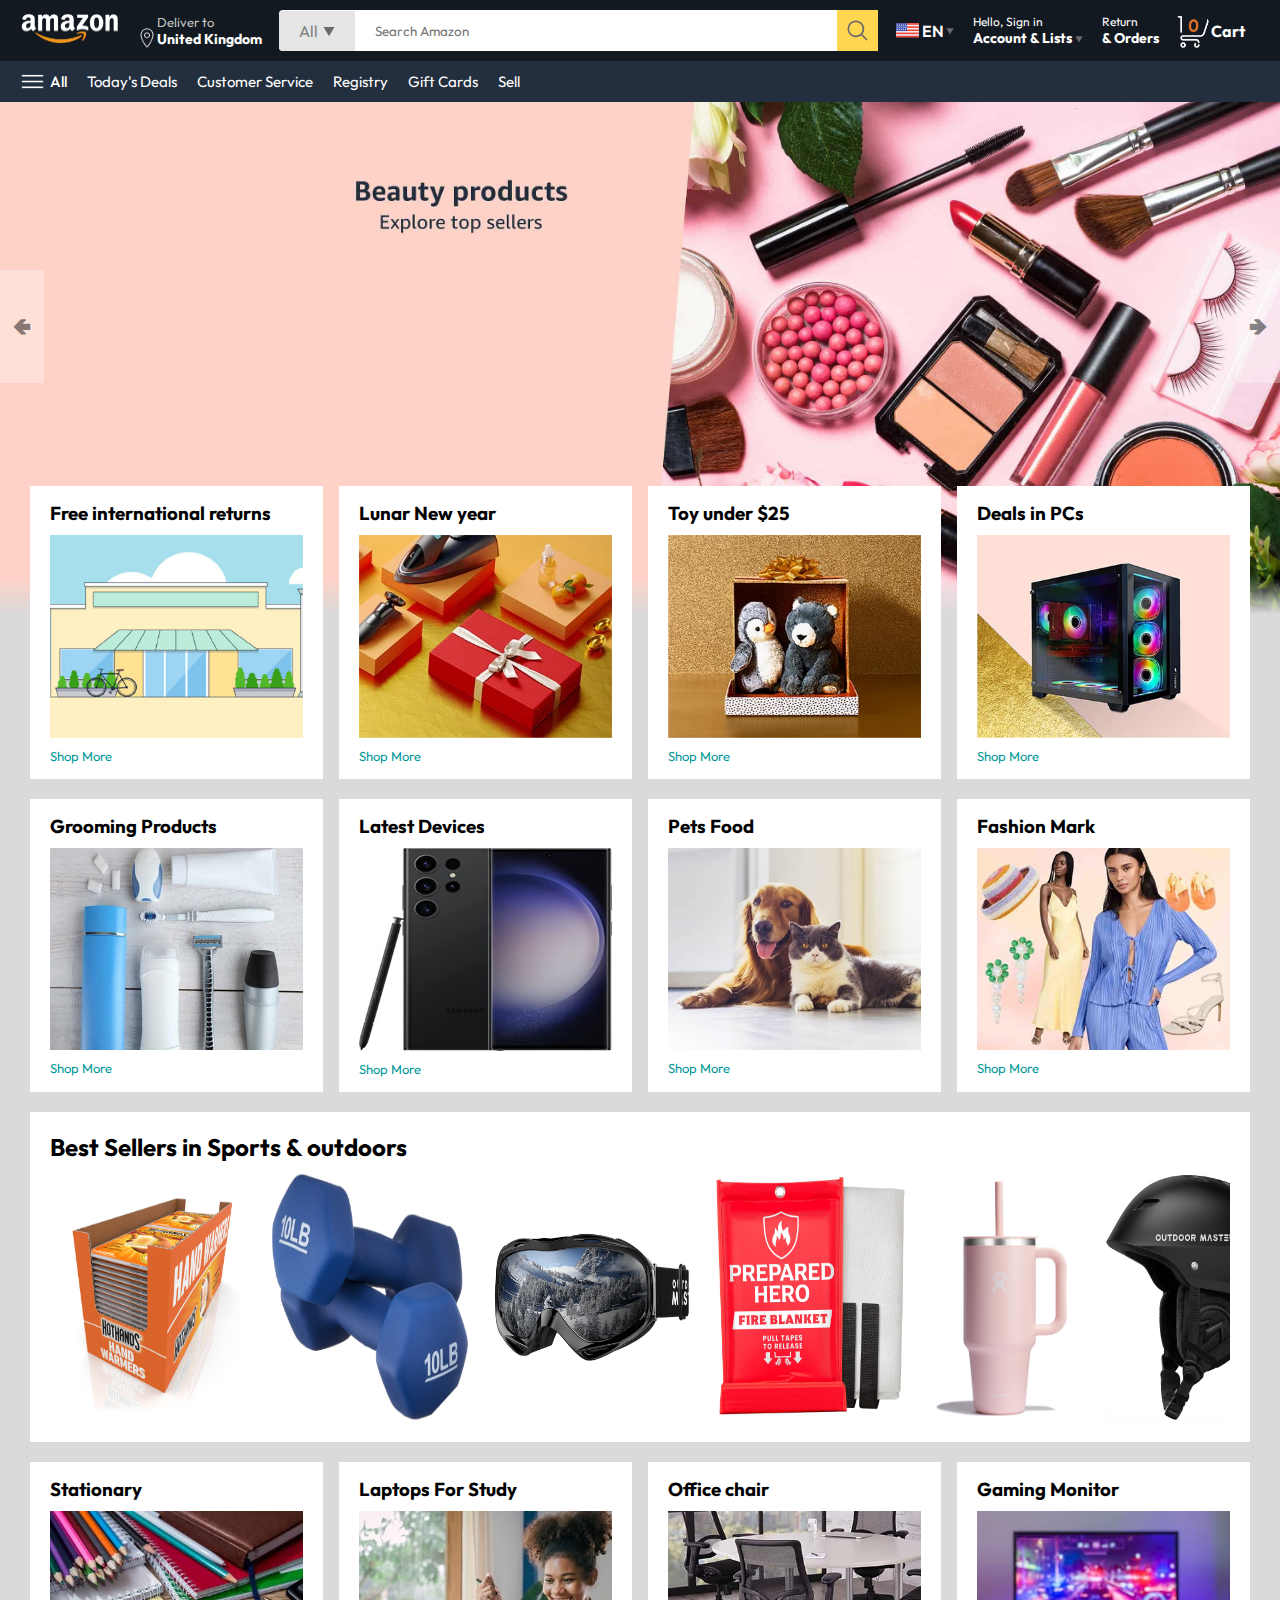
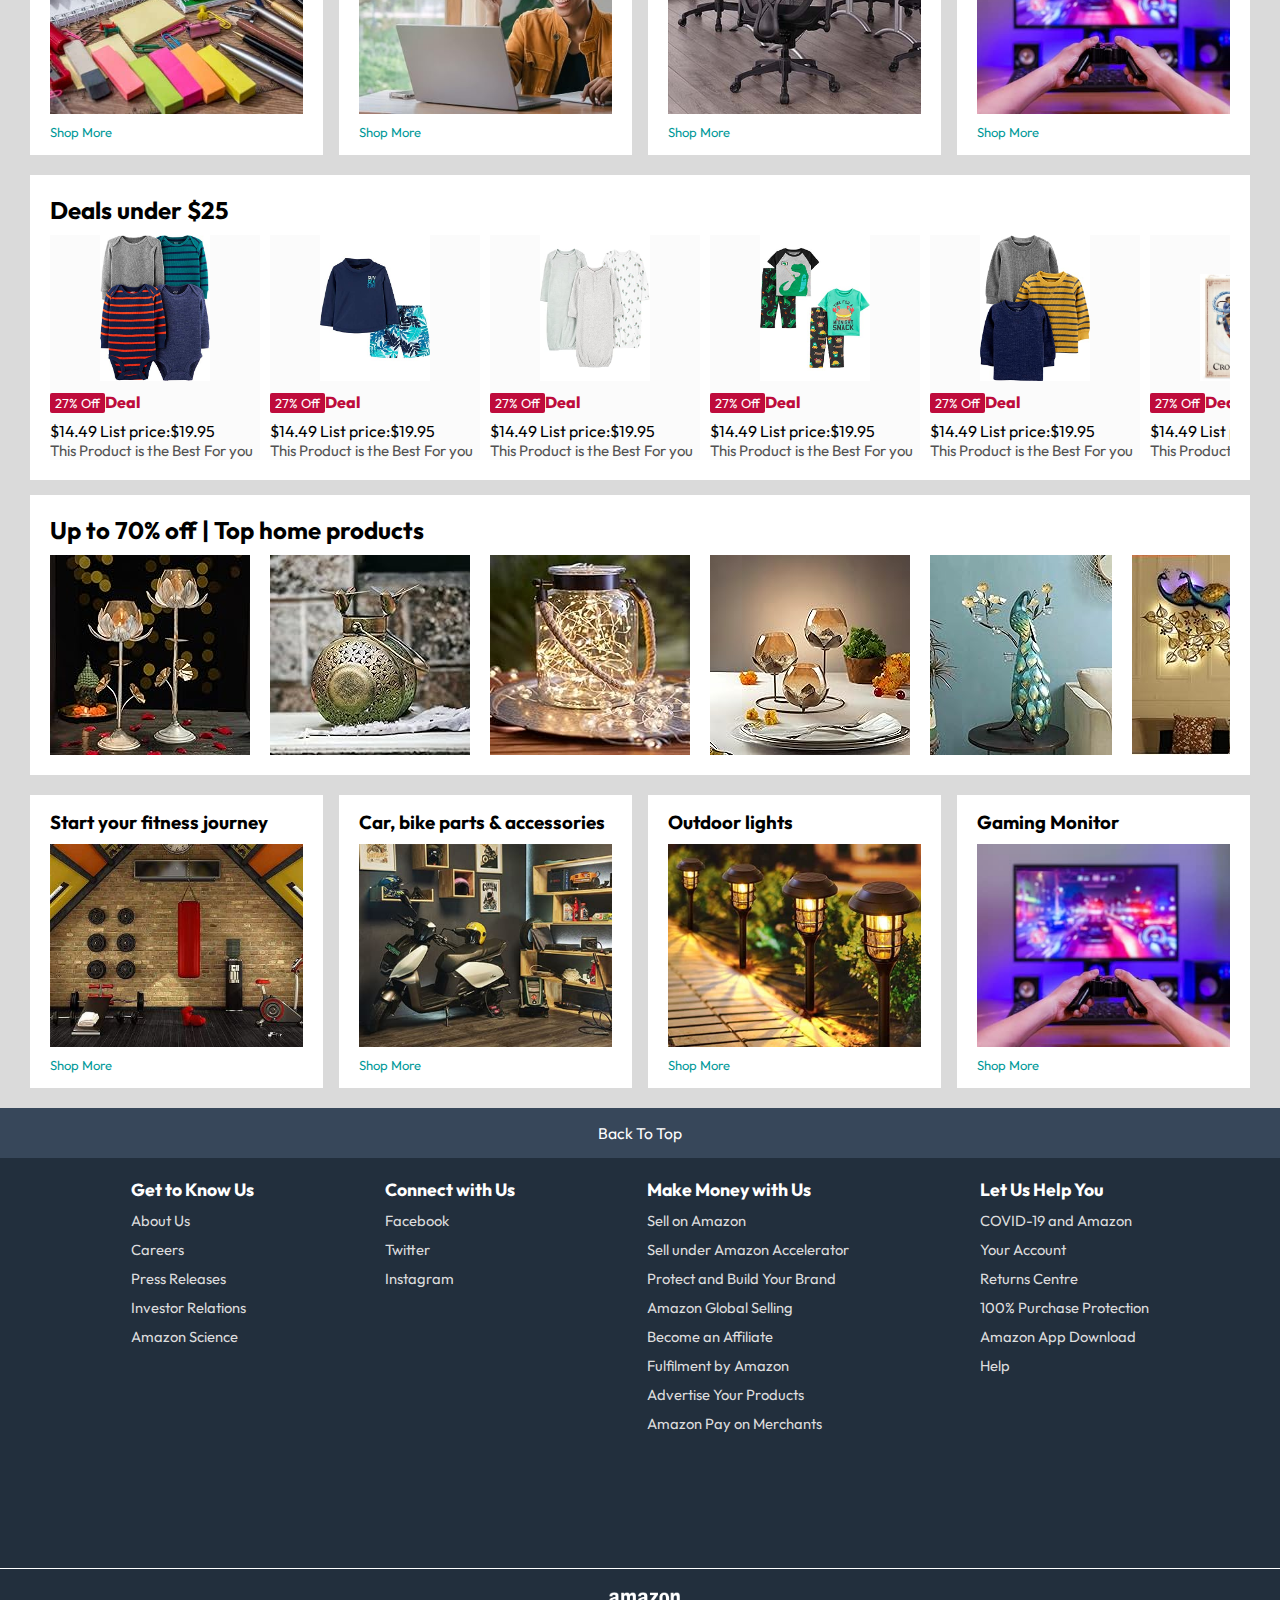
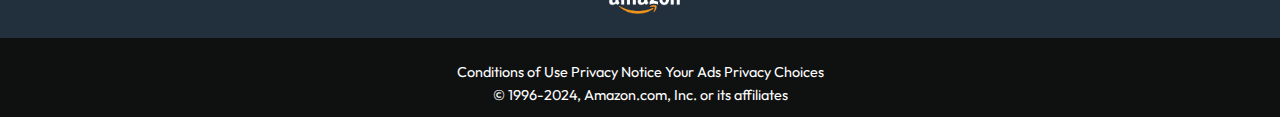
<file: index.html>
<!DOCTYPE html>
<html lang="en">
<head>
    <meta charset="UTF-8">
    <meta name="viewport" content="width=device-width, initial-scale=1.0">
    <title>Amazon Clone</title>
<link rel="stylesheet" href="style.css">

</head>
<body>
    <nav>
   <a href="/" ><img src="./assets/amazon_logo.png" width="100" alt=""></a>
   <div class="nav-country border">
    <img src="./assets/location_icon.png" height="20" alt="">
    <div >
        <p>Deliver to</p>
        <h1>United Kingdom</h1>
    </div>
   </div>
   <div class="nav-search">
    <div class="nav-search-category">
        <p>All</p>
        <img src="/assets/dropdown_icon.png" height="12" alt="">
    </div>
    <input type="text" class="nav-search-input" placeholder="Search Amazon">
    <img src="assets/search_icon.png" class="nav-search-icon" alt="">
   </div>
   <div class="nav-language border">
    <img src="./assets/us_flag.png" width="25px" alt="">
    <p>EN</p>
    <img src="assets/dropdown_icon.png" width="8px" alt="">
   </div>
   <div class="nav-text border">
    <p><a href="/signin.html">Hello, Sign in</a></p>
    <h1>Account & Lists <img src="assets/dropdown_icon.png" width="8px" alt=""> </h1>
   </div>
   <div class="nav-text border">
    <p>Return</p>
    <h1> & Orders </h1>
   </div>
   <a href="/signin.html" class="mobile-user-icon" style="display: none;">
    <img src="./assets/user.png" alt="">
   </a>
   <a href="" class="nav-cart">
    <img src="assets/cart_icon.png" width="35px" alt="">
    <h4>Cart</h4>
   </a>
    </nav>


    <div class="nav-bottom">
        <div>
            <img src="assets/menu_icon.png" width="25px" alt="">
            <p>All</p>
        </div>
        <p>Today's Deals</p>
        <p>Customer Service</p>
        <p>Registry</p>
        <p>Gift Cards</p>
        <p>Sell</p>
    </div>


    <div class="header-slider">
        <a href="#" class="control_prev">&#129144</a>
        <a href="#" class="control_next">&#129146</a>
       <ul>
        <img src="assets/header5.jpg" class="header-img" alt="">
        <img src="assets/header2.jpg" class="header-img" alt="">
        <img src="assets/header3.jpg" class="header-img" alt="">
        <img src="assets/header4.jpg" class="header-img" alt="">
        <img src="assets/header1.jpg" class="header-img" alt="">
        <img src="assets/header6.jpg" class="header-img" alt="">
       </ul> 

      
    </div>
   



    <div class="box-row header-box">
        <div class="box-col">
            <h3>Free international returns </h3>
            <img src="assets/box1-1.jpg" alt="">
            <a href="/">Shop More</a>
        </div>
        <div class="box-col">
            <h3>Lunar New year </h3>
            <img src="assets/box1-2.jpg" alt="">
            <a href="/">Shop More</a>
        </div>
        <div class="box-col">
            <h3>Toy under $25</h3>
            <img src="assets/box1-3.jpg" alt="">
            <a href="/">Shop More</a>
        </div>
        <div class="box-col">
            <h3>Deals in PCs </h3>
            <img src="assets/box1-4.jpg" alt="">
            <a href="/">Shop More</a>
        </div>
    </div>
    

    
    <div class="box-row ">
        <div class="box-col">
            <h3>Grooming Products </h3>
            <img src="assets/box2-1.jpg" alt="">
            <a href="/">Shop More</a>
        </div>
        <div class="box-col">
            <h3>Latest Devices </h3>
            <img src="assets/box2-2.jpg" alt="">
            <a href="/">Shop More</a>
        </div>
        <div class="box-col">
            <h3>Pets Food</h3>
            <img src="assets/box2-3.jpg" alt="">
            <a href="/">Shop More</a>
        </div>
        <div class="box-col">
            <h3>Fashion Mark</h3>
            <img src="assets/box2-4.jpg" alt="">
            <a href="/">Shop More</a>
        </div>
    </div>

    
     <div class="product-slider">
        <h2>Best Sellers in Sports & outdoors</h2>
        <div class="products">
            <img src="assets/product1-1.jpg" alt="">
            <img src="assets/product1-2.jpg" alt="">
            <img src="assets/product1-3.jpg" alt="">
            <img src="assets/product1-4.jpg" alt="">
            <img src="assets/product1-5.jpg" alt="">
            <img src="assets/product1-6.jpg" alt="">
            <img src="assets/product1-7.jpg" alt="">
            <img src="assets/product1-8.jpg" alt="">
            <img src="assets/product1-9.jpg" alt="">
            <img src="assets/product1-10.jpg" alt="">
        </div>
     </div>
     
     <div class="box-row ">
        <div class="box-col">
            <h3>Stationary </h3>
            <img src="assets/box3-1.jpg" alt="">
            <a href="/">Shop More</a>
        </div>
        <div class="box-col">
            <h3>Laptops For Study</h3>
            <img src="assets/box3-2.jpg" alt="">
            <a href="/">Shop More</a>
        </div>
        <div class="box-col">
            <h3>Office chair</h3>
            <img src="assets/box3-3.jpg" alt="">
            <a href="/">Shop More</a>
        </div>
        <div class="box-col">
            <h3>Gaming Monitor</h3>
            <img src="assets/box3-4.jpg" alt="">
            <a href="/">Shop More</a>
        </div>
    </div>

 <div class="product-slider-with-price">
    <h2>Deals under $25</h2>
    <div class="products">
        <div class="product-card">
            <div class="product-img-container">
                <img src="assets/product2-1.jpg" alt="">
            </div>
            <div class="product-offer">
                <p>27% Off</p><span>Deal</span>
            </div>
            <p>$<span>14.49</span> List price:$19.95</p>
            <h4>This Product is the Best For you</h4>
        </div>
        <div class="product-card">
            <div class="product-img-container">
                <img src="assets/product2-2.jpg" alt="">
            </div>
            <div class="product-offer">
                <p>27% Off</p><span>Deal</span>
            </div>
            <p>$<span>14.49</span> List price:$19.95</p>
            <h4>This Product is the Best For you</h4>
        </div>
        <div class="product-card">
            <div class="product-img-container">
                <img src="assets/product2-3.jpg" alt="">
            </div>
            <div class="product-offer">
                <p>27% Off</p><span>Deal</span>
            </div>
            <p>$<span>14.49</span> List price:$19.95</p>
            <h4>This Product is the Best For you</h4>
        </div>
        <div class="product-card">
            <div class="product-img-container">
                <img src="assets/product2-4.jpg" alt="">
            </div>
            <div class="product-offer">
                <p>27% Off</p><span>Deal</span>
            </div>
            <p>$<span>14.49</span> List price:$19.95</p>
            <h4>This Product is the Best For you</h4>
        </div>
        <div class="product-card">
            <div class="product-img-container">
                <img src="assets/product2-5.jpg" alt="">
            </div>
            <div class="product-offer">
                <p>27% Off</p><span>Deal</span>
            </div>
            <p>$<span>14.49</span> List price:$19.95</p>
            <h4>This Product is the Best For you</h4>
        </div>
        <div class="product-card">
            <div class="product-img-container">
                <img src="assets/product2-6.jpg" alt="">
            </div>
            <div class="product-offer">
                <p>27% Off</p><span>Deal</span>
            </div>
            <p>$<span>14.49</span> List price:$19.95</p>
            <h4>This Product is the Best For you</h4>
        </div>
        <div class="product-card">
            <div class="product-img-container">
                <img src="assets/product2-7.jpg" alt="">
            </div>
            <div class="product-offer">
                <p>27% Off</p><span>Deal</span>
            </div>
            <p>$<span>14.49</span> List price:$19.95</p>
            <h4>This Product is the Best For you</h4>
        </div>
        <div class="product-card">
            <div class="product-img-container">
                <img src="assets/product2-8.jpg" alt="">
            </div>
            <div class="product-offer">
                <p>27% Off</p><span>Deal</span>
            </div>
            <p>$<span>14.49</span> List price:$19.95</p>
            <h4>This Product is the Best For you</h4>
        </div>
        <div class="product-card">
            <div class="product-img-container">
                <img src="assets/product2-9.jpg" alt="">
            </div>
            <div class="product-offer">
                <p>27% Off</p><span>Deal</span>
            </div>
            <p>$<span>14.49</span> List price:$19.95</p>
            <h4>This Product is the Best For you</h4>
        </div>
        <div class="product-card">
            <div class="product-img-container">
                <img src="assets/product2-10.jpg" alt="">
            </div>
            <div class="product-offer">
                <p>27% Off</p><span>Deal</span>
            </div>
            <p>$<span>14.49</span> List price:$19.95</p>
            <h4>This Product is the Best For you</h4>
        </div>
        <div class="product-card">
            <div class="product-img-container">
                <img src="assets/product2-11.jpg" alt="">
            </div>
            <div class="product-offer">
                <p>27% Off</p><span>Deal</span>
            </div>
            <p>$<span>14.49</span> List price:$19.95</p>
            <h4>This Product is the Best For you</h4>
        </div>

    </div>
 </div>
 <div class="product-slider">
    <h2>Up to 70% off | Top home products</h2>
    <div class="products">
        <img src="img/a1.jpg" alt="">
        <img src="img/a2.jpg" alt="">
        <img src="img/a3.jpg" alt="">
        <img src="img/a4.jpg" alt="">
        <img src="img/a5.jpg" alt="">
        <img src="img/a6.jpg" alt="">
        <img src="img/a7.jpg" alt="">
        <img src="img/a8.jpg" alt="">
        <img src="img/a9.jpg" alt="">
        <img src="img/a10.jpg" alt="">
    </div>
 </div>

 <div class="box-row ">
    <div class="box-col">
        <h3>Start your fitness journey</h3>
        <img src="img/b1.jpg" alt="">
        <a href="/">Shop More</a>
    </div>
    <div class="box-col">
        <h3>Car, bike parts & accessories</h3>
        <img src="img/b5.jpg" alt="">
        <a href="/">Shop More</a>
    </div>
    <div class="box-col">
        <h3>Outdoor lights</h3>
        <img src="img/b3.jpg" alt="">
        <a href="/">Shop More</a>
    </div>
    <div class="box-col">
        <h3>Gaming Monitor</h3>
        <img src="assets/box3-4.jpg" alt="">
        <a href="/">Shop More</a>
    </div>
</div>


<footer>
    <div class="foot-panel1">
        Back To Top
    </div>
    <div class="foot-panal2">
        <ul>
            <p>Get to Know Us</p>
           <a>About Us</a> 
           <a>Careers</a>
           <a>Press Releases</a>
           <a>Investor Relations</a>
           <a> Amazon Science</a>
        </ul>
        <ul>
            <p>Connect with Us</p>
           <a>Facebook</a> 
           <a>Twitter</a>
           <a>Instagram</a>
        </ul>
        <ul>
            <p>Make Money with Us</p>
           <a>Sell on Amazon</a> 
           <a>Sell under Amazon Accelerator</a>
           <a>Protect and Build Your Brand</a>
           <a>Amazon Global Selling</a>
           <a>Become an Affiliate</a>
           <a>Fulfilment by Amazon</a>
           <a>Advertise Your Products</a>
           <a>Amazon Pay on Merchants</a>
        </ul>
        <ul>
            <p>Let Us Help You</p>
           <a>COVID-19 and Amazon</a> 
           <a>Your Account</a>
           <a>Returns Centre</a>
           <a>100% Purchase Protection</a>
           <a>Amazon App Download</a>
           <a>Help</a>
        </ul>
    </div>
    <div class="foot-panel3">
        <div class="logo"></div>
    </div>
    
    <div class="foot-panel4">
        <div class="pages">
            <a>Conditions of Use</a>
            <a>Privacy Notice</a>
            <a>Your Ads Privacy Choices</a>
        </div>
        <div class="copyright">
            © 1996-2024, Amazon.com, Inc. or its affiliates
        </div>
    </div>

</footer>


    <script src="app.js"></script>
</body>
</html>
</file>
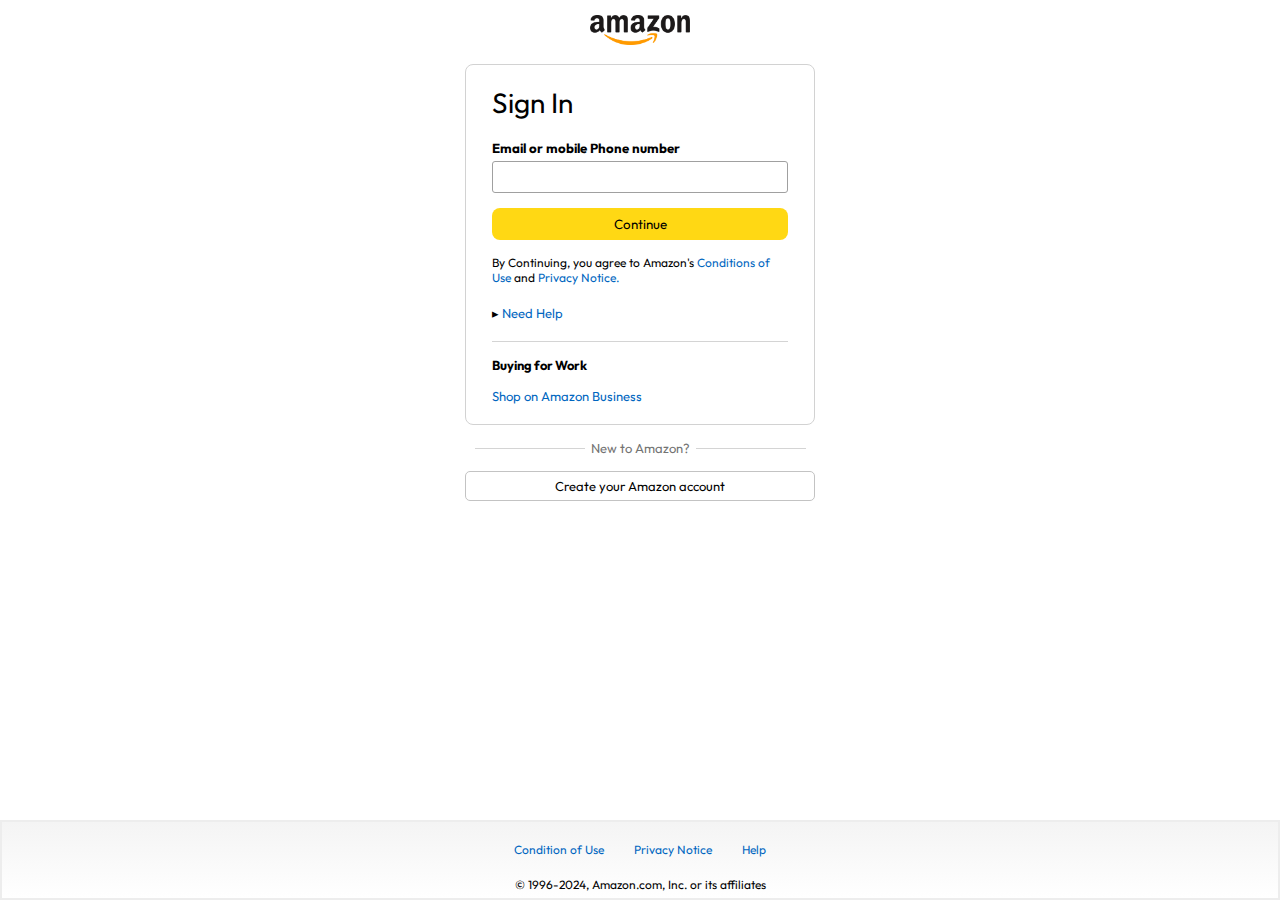
<file: signin.html>
<!DOCTYPE html>
<html lang="en">
<head>
    <meta charset="UTF-8">
    <meta name="viewport" content="width=device-width, initial-scale=1.0">
    <title>Sign In</title>
    <link rel="stylesheet" href="signin.css">
</head>
<body>
    <a href="/"><img src="./assets/amazon_logo_dark.png" class="logo" alt="" width="100px"></a>
    <div class="signin-container">
        <h1 class="signin-title">Sign In</h1>
        <h5 class="input-label">Email or mobile Phone number</h5>
        <input type="text">
        <button>Continue</button>
        <p class="signin-condition">By Continuing, you agree to Amazon's <span> Conditions of Use</span> and <span> Privacy Notice.</span></p>
       <p class="signin-help" >&#9656 <span class="needhelp">Need Help</span></p>
       <hr>
       <h4>Buying for Work</h4>
       <p class="signin-business"><span class="business">Shop on Amazon Business</span></p>
    </div>
    <div class="sign-bottom">
        <hr>
        <p>New to Amazon?</p>
        <hr>
    </div>
    <a href="/signup.html"><button class="sign-signup-btn">Create your Amazon account</button></a>
    <footer>
        <div class="footer-links">
            <a href="#">Condition of Use</a>
            <a href="#">Privacy Notice</a>
            <a href="#">Help</a>
        </div>
        <p class="footer-copyright">© 1996-2024, Amazon.com, Inc. or its affiliates</p>
    </footer>
</body>
</html>
</file>
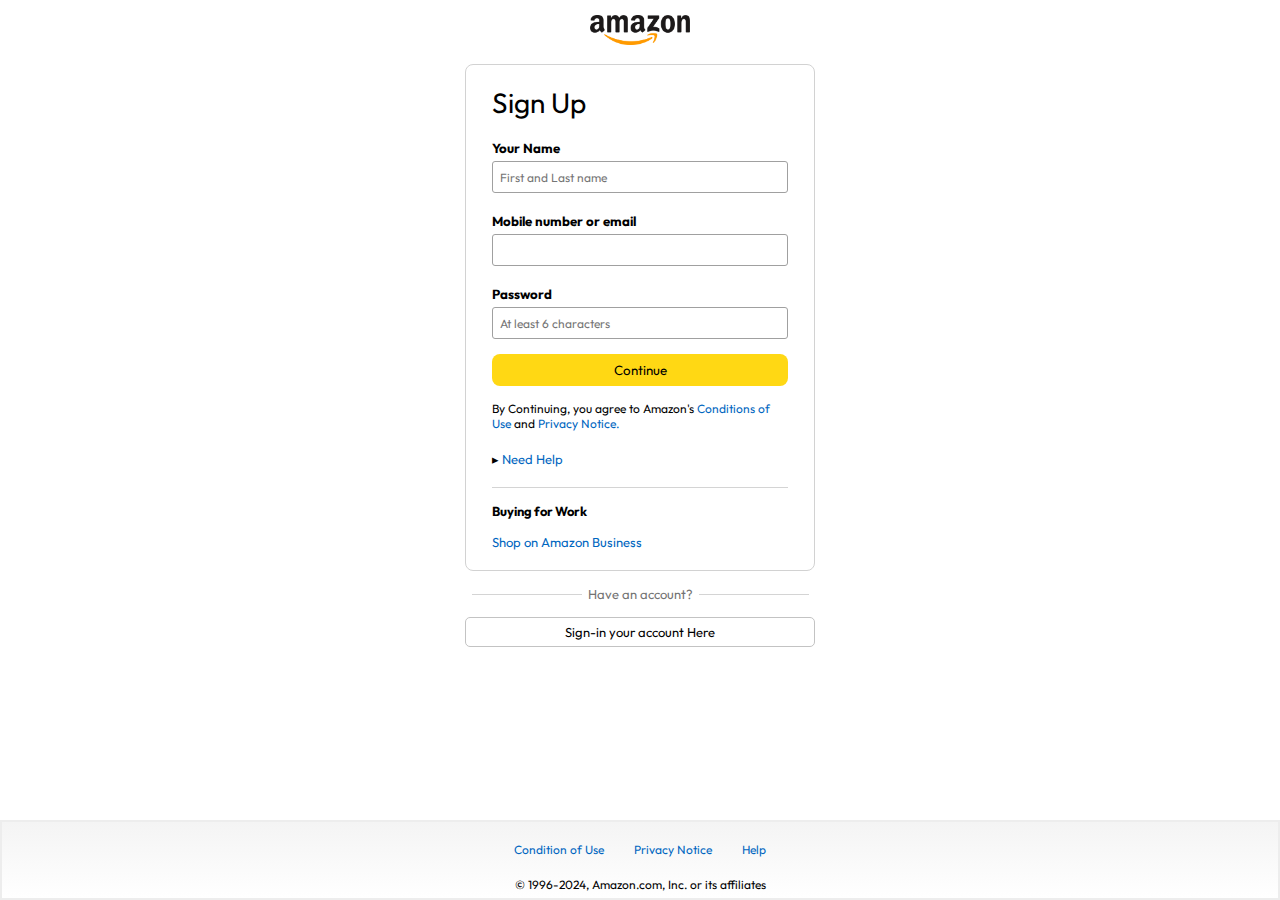
<file: signup.html>
<!DOCTYPE html>
<html lang="en">
<head>
    <meta charset="UTF-8">
    <meta name="viewport" content="width=device-width, initial-scale=1.0">
    <title>Signup</title>
    <link rel="stylesheet" href="signin.css">
</head>
<body>
    <a href="/"><img src="./assets/amazon_logo_dark.png" class="logo" alt="" width="100px"></a>
    <div class="signin-container">
        <h1 class="signin-title">Sign Up</h1>
        <h5 class="input-label">Your Name</h5>
        <input type="text" placeholder="First and Last name">
        <h5 class="input-label">Mobile number or email</h5>
        <input type="text">
        <h5 class="input-label">Password</h5>
        <input type="password" placeholder="At least 6 characters">
        <button>Continue</button>
        <p class="signin-condition">By Continuing, you agree to Amazon's <span> Conditions of Use</span> and <span> Privacy Notice.</span></p>
       <p class="signin-help" >&#9656 <span class="needhelp">Need Help</span></p>
       <hr>
       <h4>Buying for Work</h4>
       <p class="signin-business"><span class="business">Shop on Amazon Business</span></p>
    </div>
    <div class="sign-bottom">
        <hr>
        <p>Have an account?</p>
        <hr>
    </div>
    <a href="/signin.html"><button class="sign-signup-btn">Sign-in your account Here</button></a>
    <footer>
        <div class="footer-links">
            <a href="#">Condition of Use</a>
            <a href="#">Privacy Notice</a>
            <a href="#">Help</a>
        </div>
        <p class="footer-copyright">© 1996-2024, Amazon.com, Inc. or its affiliates</p>
    </footer>
</body>
</html>
</file>
<file: style.css>
@import url('https://fonts.googleapis.com/css?family=Outfit:wght@400;500;600; 700; 800&family=Poppins:wght@200;300;400;500;600;700&display=swap');

*{
    padding:0;
    margin:0;
    box-sizing: border-box;
    font-family: Outfit;

}
body{
    background: #dadada;
}
a{
    text-decoration: none;
    color:inherit;

}

/*navbar   */
nav{
    display:flex;
    align-items: center;
    justify-content: space-between;
    background: #131921;
    padding:10px 20px;
    color:#fff;
}
.nav-country{
    display: flex;
    align-items: end;
    margin-left: 15px;
    font-size: 13px;
    color:#c4c4c4;
    cursor: pointer;
}
.nav-country h1{
    color:#fff;
    font-size: 14px;
}
.nav-search{
    flex:1;
    display: flex;
    align-items: center;
    background: #fff;
    color:gray;
    max-width: 1000px;
    border-radius: 4px;
    margin-left: 15px;
}
.nav-search-category{
    displaY:flex;
    align-items: center;
    padding: 10px 20px;
    gap:5px;
    background: #e5e5e5;
    border-radius: 4px 0 0 4px;
    cursor: pointer;
}
.nav-search-input{
    border:none;
    outline: none;
    padding-left:20px ;
    width:100%;
}
.nav-search-icon{
    max-width: 41px;
    padding: 8px;
    background: #ffd64f;
    border: 0 4px 4px 0;
    cursor: pointer;
}
.nav-language{
    display:flex;
    align-items: center;
    gap:2px;
    font-weight: 600;
    margin-left: 15px;
    cursor: pointer;
}
.nav-text{
    margin-left: 15px;
  
}
.nav-text p{
   font-size:12px;
}
.nav-text h1{
    font-size: 14px;
}
.nav-cart{
    display:flex;
    align-items: center;
    margin:0px 15px;
}

/* After hovering border should there */
.border{
    border:2px solid transparent;
}
.border:hover{
    border:1.5px solid white;
}
/*First navbar completed */


/*  Second navbar */
.nav-bottom{
    display:flex;
    align-items: center;
    gap:20px;
    padding: 8px 20px;
    background: #232f3e;
    color:#fff;
    font-size:15px;
    
}
.nav-bottom div{
    display:flex;
    align-items: center;
    gap:5px;
    font-weight: 500;
    cursor: pointer;
}
.nav-bottom p{
    cursor: pointer;
}
.nav-search:hover{
    border:2px solid #febd68;
}
/*second navbar Completed    */

/*creating  image slider  */


.header-slider ul{
  display: flex;
  overflow-y: hidden;
  margin-top: 0;
  
}
.header-img{
    max-width: 100%;
    mask-image: linear-gradient(to bottom,#000000 93%,transparent 100%);
}
.header-slider a{
    position: absolute;
    top:30%;
    z-index: 1;
    padding: 5vh 1vw;
    background: #ffffff4f;
    color:#0000007b;
    text-decoration: none;
    font-weight:600 ;
    font-size: 18px;
    cursor: pointer;
}
.control_next{
    right:0;
}






/* Header slider Completed */

/*  Creating Product section  */
.box-row{
    display:flex;
    flex-wrap: wrap;
    row-gap: 20px;
    justify-content: space-between;
    margin:20px 30px;
}
.box-col{
    display: flex;
    flex-direction: column;
    gap:10px;
    padding: 15px 20px;
    background: #fff;
    max-width: 24%;
    min-width: 200px;
    z-index: 1;
}
.box-col a{
    font-size: 13px;
    color:#009999;
}
.header-box{
    margin-top: -10vw;
}


/*product section created*/

/*Creating product section*/

.product-slider{
    background: #fff;
    margin:0 30px;
    padding: 20px;
    margin-bottom: 15px;
}
.product-slider .products{
   display: flex;
   overflow-x: auto;
   gap:20px;
   margin-top: 10px;
}
.product-slider .products img{
    max-width: 200px;
    max-height: 250px;
}

/*product section Completed */


/*product-slider-with-price   crating */

.product-slider-with-price{
    background: #fff;
    margin:0 30px;
    padding: 20px;
    margin-bottom: 15px;

}
.product-slider-with-price .products{
    display:flex;
    overflow-x: auto;
    gap:10px;
    margin-top: 10px;
}
.product-slider-with-price .products::-webkit-scrollbar{
    display: none;
}
.product-card{
    display:flex;
    flex-direction: column;
    justify-content: end;
    min-width: 210px;
    background: #fbfbfb;
}
.product-card img{
    width:110px;
    margin: 0 50px;
}
.product-offer p{
    background: #be0b3b;
    color:#fff;
    display: inline-block;
    padding: 2px 5px;
    border-radius: 2px;
    margin:8px 0;
    font-size: 13px;
}
.product-offer span{
    color:#be0b3b;
    font-weight: 800;
    font-size: 16px;
}
.product-price{
    color:gray;
    font-size: 13px;

}
.product-card h4{
    color:#525252;
    font-size: 15px;
    font-weight: 400;
}




/** Footer **/

/** Footer Panel_1**/
footer{
    margin-top:15px;
}
.foot-panel1{
    background-color:#37475a;
    color:white;
    height:50px;
    display:flex;
    justify-content: center;
    align-items: center;
    font-size: 0.98rem;
}
/** Footer Panel_2**/
.foot-panal2{
    display:flex;
    justify-content: space-evenly;
    background-color:#222f3d;
    color:white;
    height:410px;
}
.foot-panal2 p{
    font-size: 1.1rem;
    font-weight: bold;
}

ul{
    margin-top:20px;
   
}

ul a{
    display:block;
    font-size:0.92rem;
    margin-top:10px;
    color:#dddddd;
    cursor: pointer;
}
/** Footer Panel_3**/
.foot-panel3{
    background-color:#222f3d;
    color:white;
    border-top: 0.5px solid white;
    height:70px;
    display:flex;
    justify-content:center;
    align-items: center;
    
}


.logo{
    background-image:url("assets/amazon_logo_C.png");
    height:50px;
    width:10%0px;
    background-size: cover;
    width:80px;
}

/** Footer Panel_4**/
.foot-panel4{
    background-color:#0f1111;
    color:white;
    height:80pxpx;
    font-size:0.9rem;
    text-align: center;
 
}
.pages{
     padding-top:25px;
}
.copyright{
    padding-top:5px;
    padding-bottom:13px;
}

/** END **/


/* ----------------Media query -----------------*/

@media only screen and (max-width:900px){
    nav{
        flex-wrap: wrap;
    }
    .nav-search{
        order: 7;
        margin: 15px 0 5px;
        min-width: 300px;
    }
    .box-col{
        max-width: 48%;
    }
}
@media only screen and (max-width:600px){
    .nav-country{
        display: none;
    }
    .nav-language{
        display: none;
    }
    .nav-text{
        display:none;
    }
    .nav-bottom{
        font-size: 13px;
        gap:10px;
      overflow-x: scroll;
    }
    .nav-bottom::-webkit-scrollbar{
        display: none;
    }
    .nav-bottom p{
        text-wrap: nowrap;
    }
    .mobile-user-icon{
        display: flex !important;
        flex:1;
        justify-content: flex-end;
    }
    .mobile-user-icon img{
        width: 25px;
    }
    .nav-cart h4{
        display: none;
    }
    .nav-cart img{
        width: 28px;
    }
    .header-slider a{
        top:24%;
        padding: 2vh 1vw;
        font-size: 15px;
    }
    .box-col{
        max-width: 100%;
        width: 100%;
    }
    footer{
        justify-content: center;
        flex-direction: column;
        font-size: 14px;
    }
}
</file>
<file: signin.css>
@import url('https://fonts.googleapis.com/css?family=Outfit:wght@400;500;600; 700; 800&family=Poppins:wght@200;300;400;500;600;700&display=swap');

*{
    padding:0;
    margin:0;
    box-sizing: border-box;
    font-family: Outfit;

}
body{
    background: #fff;
    text-align: center;
    font-family: outfit;
    min-height: 100vh ;
}
.logo{
    margin-top: 15px;
}
.signin-container{
    max-width: 350px;
    border: 1px solid #d2d2d2;
    margin: auto;
    margin-top: 15px;
    padding: 20px 26px;
    border-radius: 8px;
    text-align: left;
}
.signin-title{
    font-size: 28px;
    font-weight: 400;
}
.input-label{
    margin-top: 20px;
    
}
.signin-container input{
    width:100%;
    height: 32px;
    margin-top: 5px;
    padding: 3px 7px;
    border-radius: 3px;
    border: 1px solid #a0a0a0;
    font-size: 12px;

}
.signin-container input:focus{
    outline: 3px solid #c2f2ff;
}
.signin-container button{
    width:100%;
    height:32px;
    margin: 15px 0;
    background: #ffd814;
    border: none;
    border-radius: 8px;
    cursor: pointer;
}
.signin-container button:hover{
    background: #ebc712;
}
.signin-condition{
    font-size: 12px;

}
.signin-condition span{
    color:#0066c0;
    cursor: pointer;
}
.signin-help{
    font-size: 13px;
    margin:20px 0 ;
}
.needhelp{
    color:#0066c0;
    cursor: pointer;
}
.signin-container hr{
    border:none;
    height:1px;
    background: #d4d4d4;
}
.signin-container h4{
    margin:15px 0;
    font-size: 13px;
}
.signin-business {
    font-size: 13px;
}
.business{
    color:#0066c0;
    cursor: pointer;
}
.sign-bottom{
    max-width: 350px;
    font-size: 13px;
    color:#737373;
    margin: 15px auto;
    display:flex;
    align-items: center;
    justify-content: center;
    gap:6px;
}
.sign-bottom hr{
    border:none;
    height:1px;
    background: #d4d4d4;
    width: 110px;
}
.sign-signup-btn{
    width:350px;
    height:30px;
    font-size: 13px;
    background: #fff;
    border-radius: 5px;
    border:1px solid #c3c3c3;
}
.sign-signup-btn:hover{
    background: #f1f1f1;
}
footer{
    width:100%;
    height:80px;
    max-height: 200px;
    margin-top: 20px;
    padding:20px 0;
    position: fixed;
    bottom:0;
    background: linear-gradient(to bottom,#f4f4f4,#fff);
    border: 2px solid #ededed;
    font-size: 12px;
}
.footer-links{
    display: flex;
    justify-content: center;
    gap:30px;
    margin-bottom: 20px;
}
.footer-links a{
    text-decoration: none;
    color:#0066c0;
}
</file>
